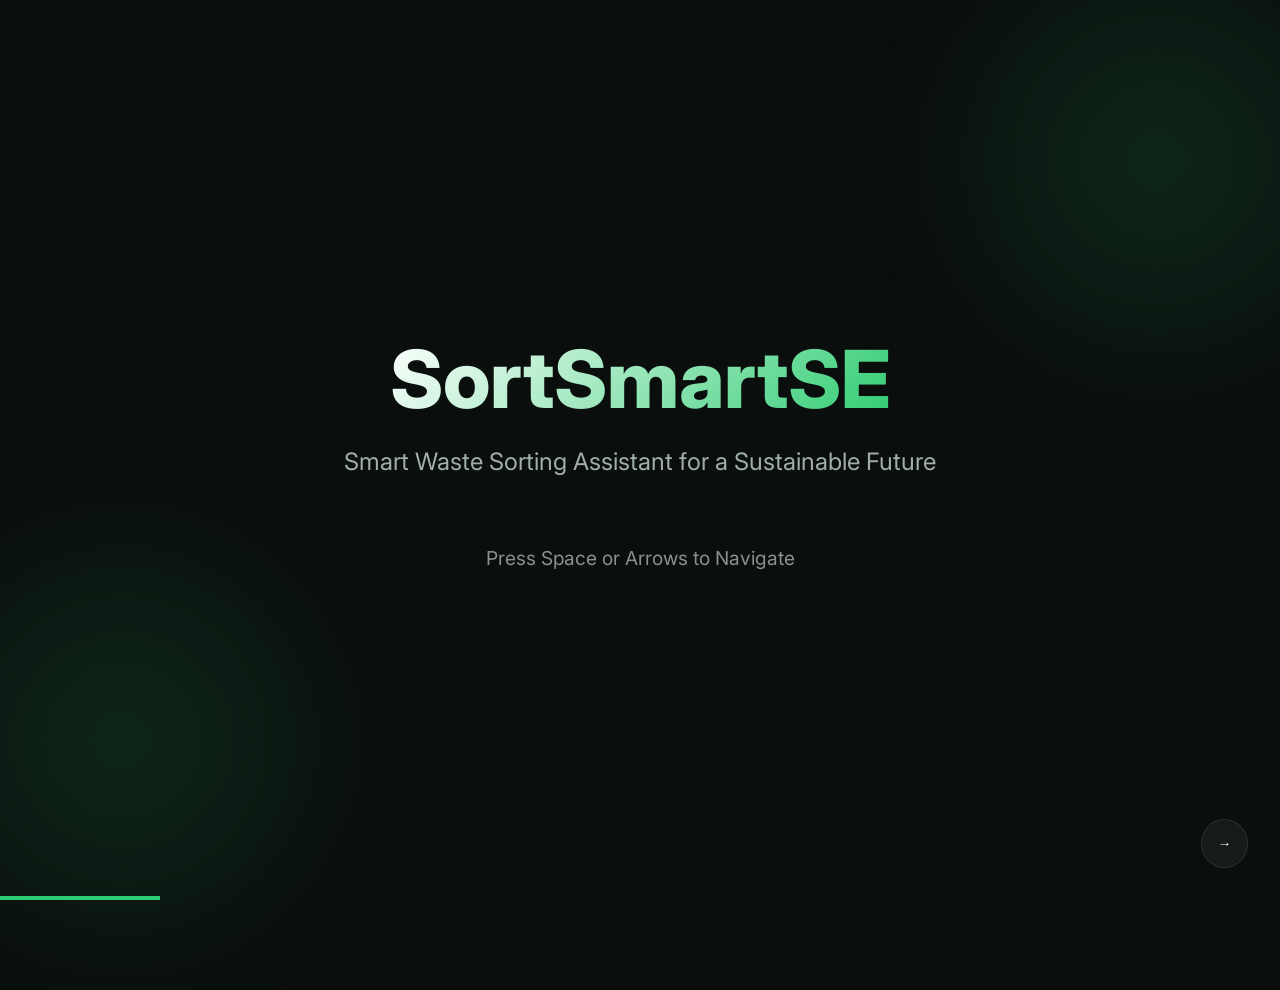
<file: presentation/index.html>
<!DOCTYPE html>
<html lang="en">
<head>
    <meta charset="UTF-8">
    <meta name="viewport" content="width=device-width, initial-scale=1.0">
    <title>SortSmartSE - School Presentation</title>
    <link rel="stylesheet" href="style.css">
    <link rel="preconnect" href="https://fonts.googleapis.com">
    <link rel="preconnect" href="https://fonts.gstatic.com" crossorigin>
    <link href="https://fonts.googleapis.com/css2?family=Inter:wght@400;600;800&display=swap" rel="stylesheet">
</head>
<body>
    <div class="blob blob-1"></div>
    <div class="blob blob-2"></div>

    <div class="presentation">
        <!-- Slide 1: Title -->
        <section class="slide active" id="slide-1">
            <h1>SortSmartSE</h1>
            <p>Smart Waste Sorting Assistant for a Sustainable Future</p>
            <div style="margin-top: 2rem; font-size: 1.2rem; opacity: 0.6;">Press Space or Arrows to Navigate</div>
        </section>

        <!-- Slide 2: The Problem -->
        <section class="slide" id="slide-2">
            <h2>The Challenge</h2>
            <p>Recycling is essential, but it's often confusing. Different municipalities have different rules, and "wish-cycling" (guessing) leads to contamination in recycling bins.</p>
            <div class="feature-grid">
                <div class="feature-card">
                    <h3>70% Confusion</h3>
                    <p>People often struggle to identify the correct category for complex household waste.</p>
                </div>
                <div class="feature-card">
                    <h3>High Contamination</h3>
                    <p>Incorrect sorting increases the cost and decreases the efficiency of recycling plants.</p>
                </div>
            </div>
        </section>

        <!-- Slide 3: The Solution -->
        <section class="slide" id="slide-3">
            <div style="display: flex; align-items: center; gap: 4rem;">
                <div style="flex: 1; text-align: left;">
                    <h2>The Innovation</h2>
                    <p style="text-align: left;">SortSmartSE brings AI to your kitchen. By combining on-device machine learning with local municipal rules, we make recycling effortless and accurate.</p>
                    <ul style="list-style: none; font-size: 1.2rem; color: var(--primary-green);">
                        <li>✓ Real-time AI Classification</li>
                        <li>✓ Localized Sorting Rules</li>
                        <li>✓ Multi-language Accessibility</li>
                    </ul>
                </div>
                <div class="mockup-container">
                    <img src="mockup.png" alt="App Mockup">
                </div>
            </div>
        </section>

        <!-- Slide 4: AI Scanner -->
        <section class="slide" id="slide-4">
            <h2>AI-Powered Scanner</h2>
            <p>Leveraging Google ML Kit for high-performance object detection and image labeling.</p>
            <div class="feature-grid">
                <div class="feature-card">
                    <h3>Smart Filtering</h3>
                    <p>Advanced logic filters out background noise like furniture or people to focus purely on waste items.</p>
                </div>
                <div class="feature-card">
                    <h3>Confidence Boost</h3>
                    <p>Dual-pass analysis (Object Detection + Labeling) ensures high accuracy even in poor lighting.</p>
                </div>
                <div class="feature-card">
                    <h3>Instant Feedback</h3>
                    <p>Real-time visual markers show exactly what the AI sees and its confidence level.</p>
                </div>
                <div class="feature-card">
                    <h3>Privacy First</h3>
                    <p>All processing happens locally on your device. No images are ever sent to the cloud.</p>
                </div>
            </div>
        </section>

        <!-- Slide 5: Municipal Intelligence -->
        <section class="slide" id="slide-5">
            <h2>Municipal Intelligence</h2>
            <p>A static guide isn't enough. SortSmartSE understands the specific rules of local waste management authorities.</p>
            <div class="feature-grid">
                <div class="feature-card">
                    <h3>VA SYD Integration</h3>
                    <p>Directly incorporates sorting rules for Malmö and Lund regions.</p>
                </div>
                <div class="feature-card">
                    <h3>100+ Item Database</h3>
                    <p>Detailed instructions for everything from pizza boxes to lithium batteries.</p>
                </div>
            </div>
        </section>

        <!-- Slide 6: Accessibility -->
        <section class="slide" id="slide-6">
            <h2>Built for Everyone</h2>
            <p>Environmental action requires community-wide participation. We've removed the language barrier.</p>
            <div class="tech-stack" style="margin-top: 2rem;">
                <div class="tech-item">Svenska</div>
                <div class="tech-item">English</div>
                <div class="tech-item">Français</div>
                <div class="tech-item">Español</div>
                <div class="tech-item">Urdu</div>
                <div class="tech-item">Arabic</div>
            </div>
            <p style="margin-top: 2rem;">Full support for offline mode ensures the app works in basements and recycling centers where signal is weak.</p>
        </section>

        <!-- Slide 7: Tech Stack -->
        <section class="slide" id="slide-7">
            <h2>Modern Architecture</h2>
            <p>Built with the latest Android technologies for performance and maintainability.</p>
            <div class="tech-stack">
                <div class="tech-item">Kotlin</div>
                <div class="tech-item">Jetpack Compose</div>
                <div class="tech-item">Google ML Kit</div>
                <div class="tech-item">Room Persistence</div>
                <div class="tech-item">CameraX</div>
                <div class="tech-item">Coroutines & Flow</div>
                <div class="tech-item">Material 3 Design</div>
            </div>
        </section>

        <!-- Slide 8: Impact -->
        <section class="slide" id="slide-8">
            <h2>Small Steps, Big Impact</h2>
            <p>By empowering individuals to sort correctly, we reduce landfill waste and maximize the value of our recycled resources.</p>
            <h1 style="font-size: 3rem;">Let's build a greener future together.</h1>
            <p style="margin-top: 3rem; font-size: 1rem; opacity: 0.5;">Thank You!</p>
        </section>
    </div>

    <div class="controls">
        <button class="btn" id="prevBtn">←</button>
        <button class="btn" id="nextBtn">→</button>
    </div>

    <div class="progress-bar" id="progressBar"></div>

    <script src="script.js"></script>
</body>
</html>
</file>
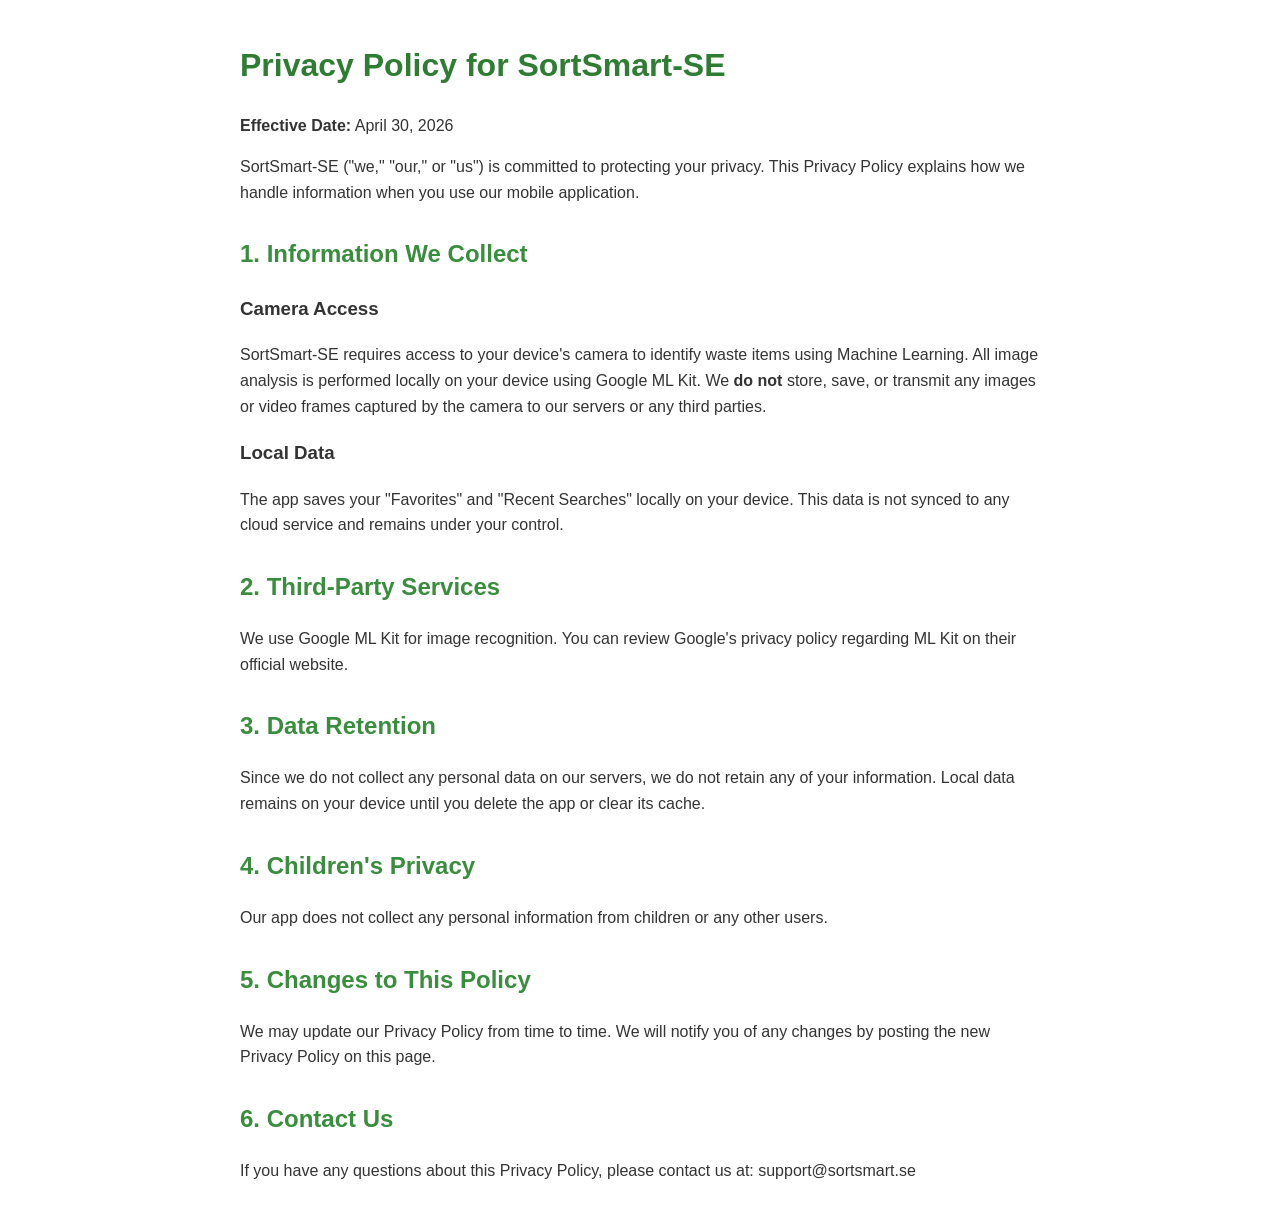
<file: privacy.html>
<!DOCTYPE html>
<html lang="en">
<head>
    <meta charset="UTF-8">
    <meta name="viewport" content="width=device-width, initial-scale=1.0">
    <title>Privacy Policy - SortSmart-SE</title>
    <style>
        body { font-family: sans-serif; line-height: 1.6; max-width: 800px; margin: 40px auto; padding: 0 20px; color: #333; }
        h1 { color: #2E7D32; }
        h2 { color: #388E3C; margin-top: 30px; }
    </style>
</head>
<body>
    <h1>Privacy Policy for SortSmart-SE</h1>
    <p><strong>Effective Date:</strong> April 30, 2026</p>
    <p>SortSmart-SE ("we," "our," or "us") is committed to protecting your privacy. This Privacy Policy explains how we handle information when you use our mobile application.</p>

    <h2>1. Information We Collect</h2>
    <h3>Camera Access</h3>
    <p>SortSmart-SE requires access to your device's camera to identify waste items using Machine Learning. All image analysis is performed locally on your device using Google ML Kit. We <strong>do not</strong> store, save, or transmit any images or video frames captured by the camera to our servers or any third parties.</p>

    <h3>Local Data</h3>
    <p>The app saves your "Favorites" and "Recent Searches" locally on your device. This data is not synced to any cloud service and remains under your control.</p>

    <h2>2. Third-Party Services</h2>
    <p>We use Google ML Kit for image recognition. You can review Google's privacy policy regarding ML Kit on their official website.</p>

    <h2>3. Data Retention</h2>
    <p>Since we do not collect any personal data on our servers, we do not retain any of your information. Local data remains on your device until you delete the app or clear its cache.</p>

    <h2>4. Children's Privacy</h2>
    <p>Our app does not collect any personal information from children or any other users.</p>

    <h2>5. Changes to This Policy</h2>
    <p>We may update our Privacy Policy from time to time. We will notify you of any changes by posting the new Privacy Policy on this page.</p>

    <h2>6. Contact Us</h2>
    <p>If you have any questions about this Privacy Policy, please contact us at: support@sortsmart.se</p>
</body>
</html>
</file>
<file: presentation/style.css>
:root {
    --bg-color: #0a0f0d;
    --text-color: #e0e7e1;
    --primary-green: #2ecc71;
    --accent-green: #27ae60;
    --glass-bg: rgba(255, 255, 255, 0.05);
    --glass-border: rgba(255, 255, 255, 0.1);
    --transition-speed: 0.8s;
}

* {
    margin: 0;
    padding: 0;
    box-sizing: border-box;
}

body {
    font-family: 'Inter', -apple-system, BlinkMacSystemFont, sans-serif;
    background-color: var(--bg-color);
    color: var(--text-color);
    overflow: hidden;
    height: 100vh;
}

.presentation {
    position: relative;
    width: 100%;
    height: 100%;
}

.slide {
    position: absolute;
    top: 0;
    left: 0;
    width: 100%;
    height: 100%;
    display: flex;
    flex-direction: column;
    justify-content: center;
    align-items: center;
    padding: 4rem;
    opacity: 0;
    visibility: hidden;
    transition: all var(--transition-speed) cubic-bezier(0.645, 0.045, 0.355, 1);
    transform: translateY(50px) scale(0.95);
}

.slide.active {
    opacity: 1;
    visibility: visible;
    transform: translateY(0) scale(1);
}

.slide.prev {
    transform: translateY(-50px) scale(0.95);
    opacity: 0;
}

/* Slide Content Styling */
h1 {
    font-size: 5rem;
    font-weight: 800;
    margin-bottom: 1rem;
    background: linear-gradient(135deg, #fff, var(--primary-green));
    -webkit-background-clip: text;
    -webkit-text-fill-color: transparent;
    text-align: center;
}

h2 {
    font-size: 3rem;
    margin-bottom: 2rem;
    color: var(--primary-green);
}

p {
    font-size: 1.5rem;
    line-height: 1.6;
    max-width: 800px;
    text-align: center;
    margin-bottom: 2rem;
    color: #a0afaa;
}

.feature-grid {
    display: grid;
    grid-template-columns: repeat(2, 1fr);
    gap: 2rem;
    width: 100%;
    max-width: 1000px;
}

.feature-card {
    background: var(--glass-bg);
    border: 1px solid var(--glass-border);
    padding: 2rem;
    border-radius: 24px;
    backdrop-filter: blur(10px);
    transition: transform 0.3s ease;
}

.feature-card:hover {
    transform: translateY(-10px);
    border-color: var(--primary-green);
}

.feature-card h3 {
    font-size: 1.8rem;
    margin-bottom: 1rem;
    color: var(--primary-green);
}

.feature-card p {
    font-size: 1.1rem;
    text-align: left;
    margin-bottom: 0;
}

/* Mockup Container */
.mockup-container {
    position: relative;
    width: 400px;
    height: auto;
    border-radius: 40px;
    box-shadow: 0 30px 60px rgba(0,0,0,0.5);
    overflow: hidden;
}

.mockup-container img {
    width: 100%;
    display: block;
}

/* Controls */
.controls {
    position: fixed;
    bottom: 2rem;
    right: 2rem;
    display: flex;
    gap: 1rem;
    z-index: 100;
}

.btn {
    background: var(--glass-bg);
    border: 1px solid var(--glass-border);
    color: white;
    padding: 1rem;
    border-radius: 50%;
    cursor: pointer;
    backdrop-filter: blur(5px);
    transition: all 0.3s ease;
}

.btn:hover {
    background: var(--primary-green);
    border-color: var(--primary-green);
}

.progress-bar {
    position: fixed;
    bottom: 0;
    left: 0;
    height: 4px;
    background: var(--primary-green);
    transition: width 0.3s ease;
}

/* Decorations */
.blob {
    position: absolute;
    width: 500px;
    height: 500px;
    background: radial-gradient(circle, rgba(46, 204, 113, 0.15) 0%, rgba(10, 15, 13, 0) 70%);
    border-radius: 50%;
    z-index: -1;
    filter: blur(50px);
}

.blob-1 { top: -10%; right: -10%; }
.blob-2 { bottom: -10%; left: -10%; }

/* Tech Stack List */
.tech-stack {
    display: flex;
    flex-wrap: wrap;
    justify-content: center;
    gap: 1.5rem;
    max-width: 900px;
}

.tech-item {
    background: var(--glass-bg);
    padding: 0.8rem 1.5rem;
    border-radius: 12px;
    font-weight: 600;
    border: 1px solid var(--glass-border);
}
</file>
